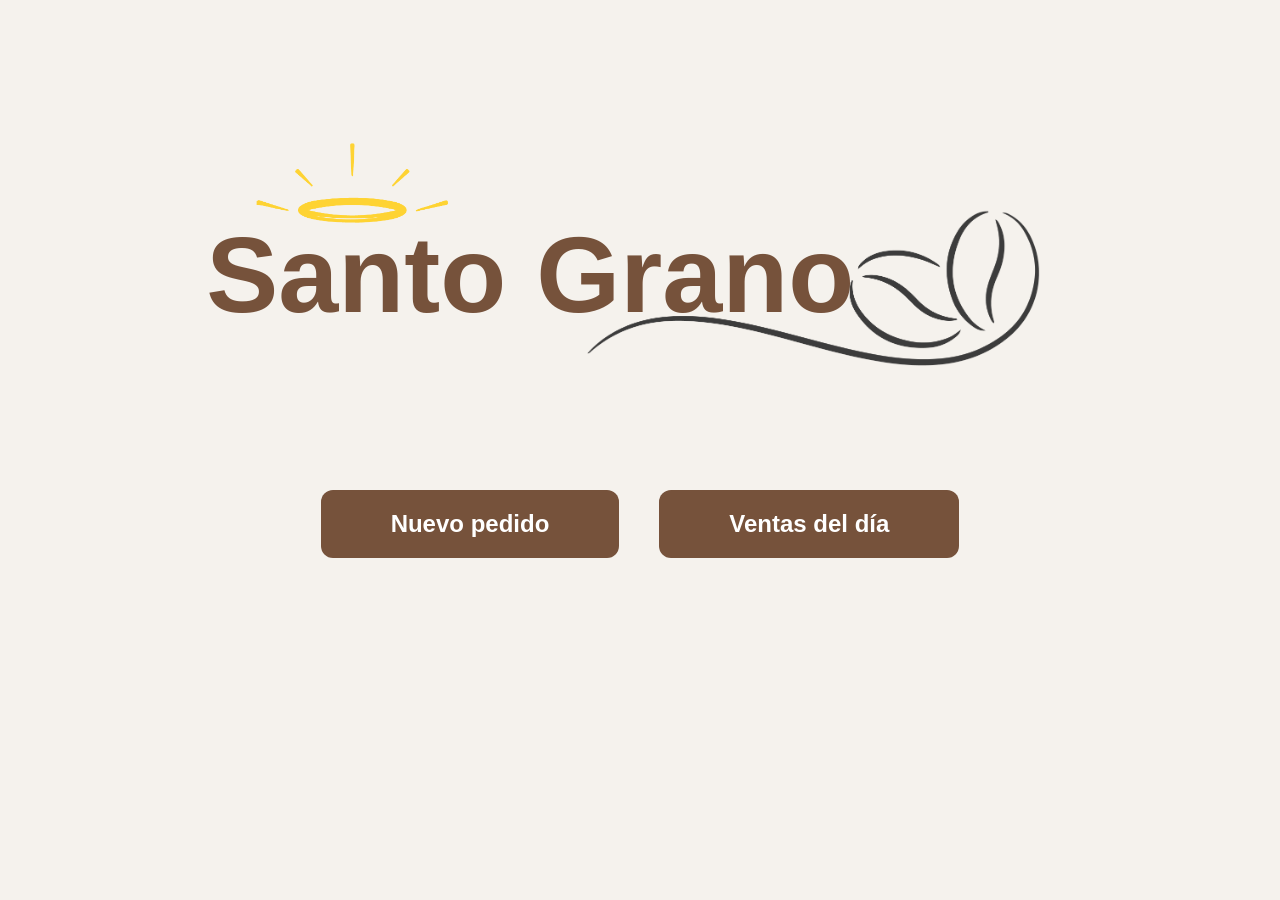
<file: index.html>
<!DOCTYPE html>
<html lang="es">
    <head>
        <meta charset="UTF-8">
        <meta name="viewport" content="width=device-width, initial-scale=1.0">
        <title>Cafeteria Santo Grano</title>
        <link rel="stylesheet" href="css/styles.css">
    </head>
    <body>
        <header>
            <img class="areola" src="img/areola.png" alt="">
            <h1>Santo Grano</h1>
            <img class="grano" src="img/cafe-diseno.png" alt="">
        </header>
        <main>
            <nav>
                <a href="nuevopedido.html">Nuevo pedido</a>
                <a href="ventasdeldia.html">Ventas del día</a>
            </nav>
        </main>
    </body>
</html>
</file>
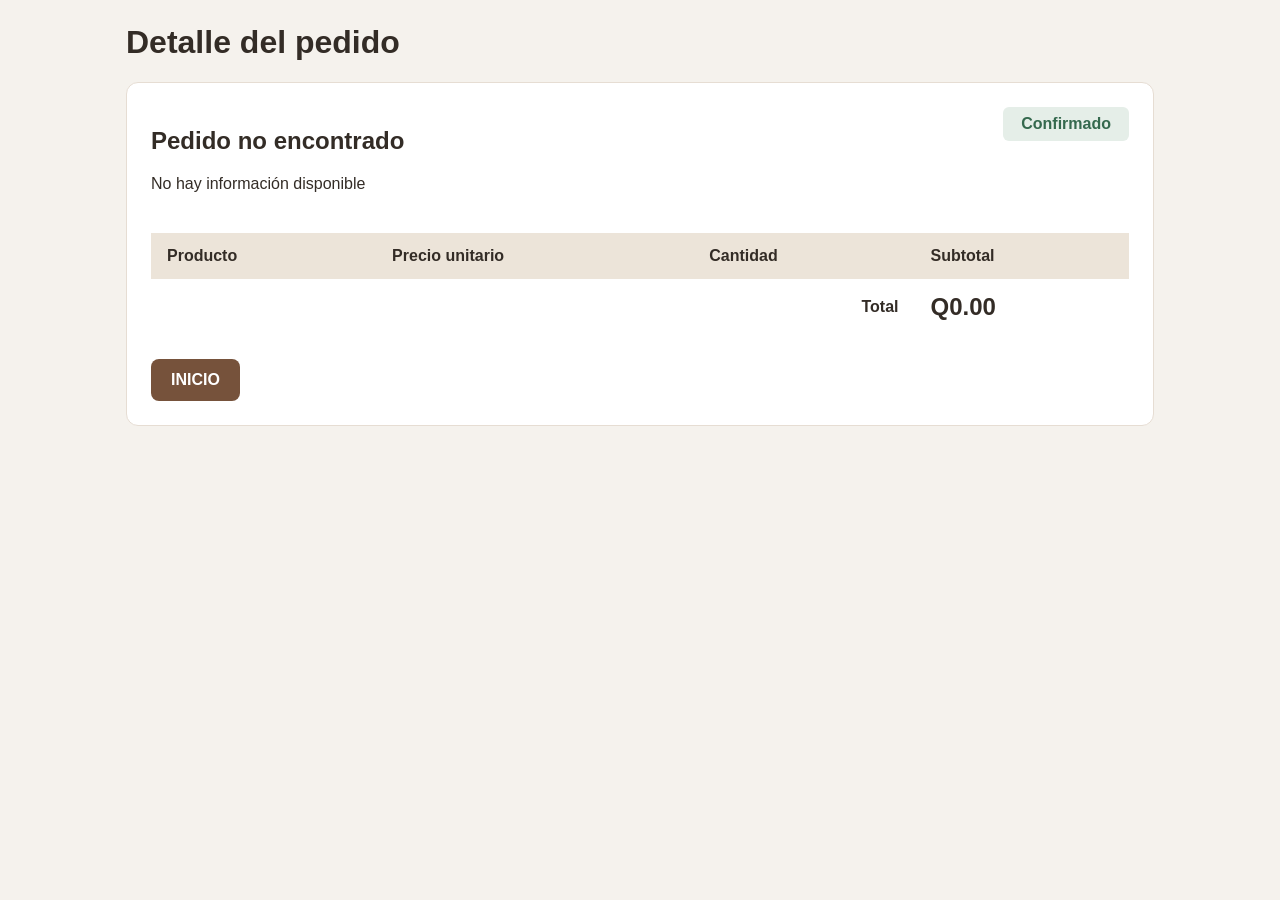
<file: detallepedido.html>
<!DOCTYPE html>
<html lang="en">
<head>
    <meta charset="UTF-8">
    <meta name="viewport" content="width=device-width, initial-scale=1.0">
    <title>detalle del pedido | Santo Grano</title>
    <link rel="stylesheet" href="css/detallepedido.css">
</head>
<body>
    <main>
    <h1> Detalle del pedido</h1>

    <section>
        <div class="encabezado-pedido">
            <div>
        <h2 id="numeroPedido">Pedido #001</h2>
        <p id="datosPedido">01/11/2026 - 10:00 - 3 unidades</p>
            </div>
            
             <p class="estado">Confirmado</p>

        </div>
        <div class="tabla_contenedor">
        <table> 
          
            <thead>
                <tr>
                    <th>Producto</th>
                    <th>Precio unitario</th>
                    <th>Cantidad</th>
                    <th>Subtotal</th>

                </tr>

            </thead>
            <tbody id="productosPedido"></tbody>
            <tfoot>
                <tr>
                    <th colspan="3">Total</th>
                    <td id="totalPedido">Q46.00</td>

                </tr>
            </tfoot>
        </table>
    </div>
          <footer class="pie-detalle">
    <a href="index.html" class="enlace_inicio">INICIO</a>
</footer>
    </section>
    <!-- esta seccion es para crear la tabla, tr agrupa, th es nombre de columna y td es para la celda -->
<!--colspan es para que ocupe cierta cantidad de columnas y se agrupa con el tfoot  -->
    </main>
    <script src="js/detallepedido.js"></script>
</body>
</html>
</file>
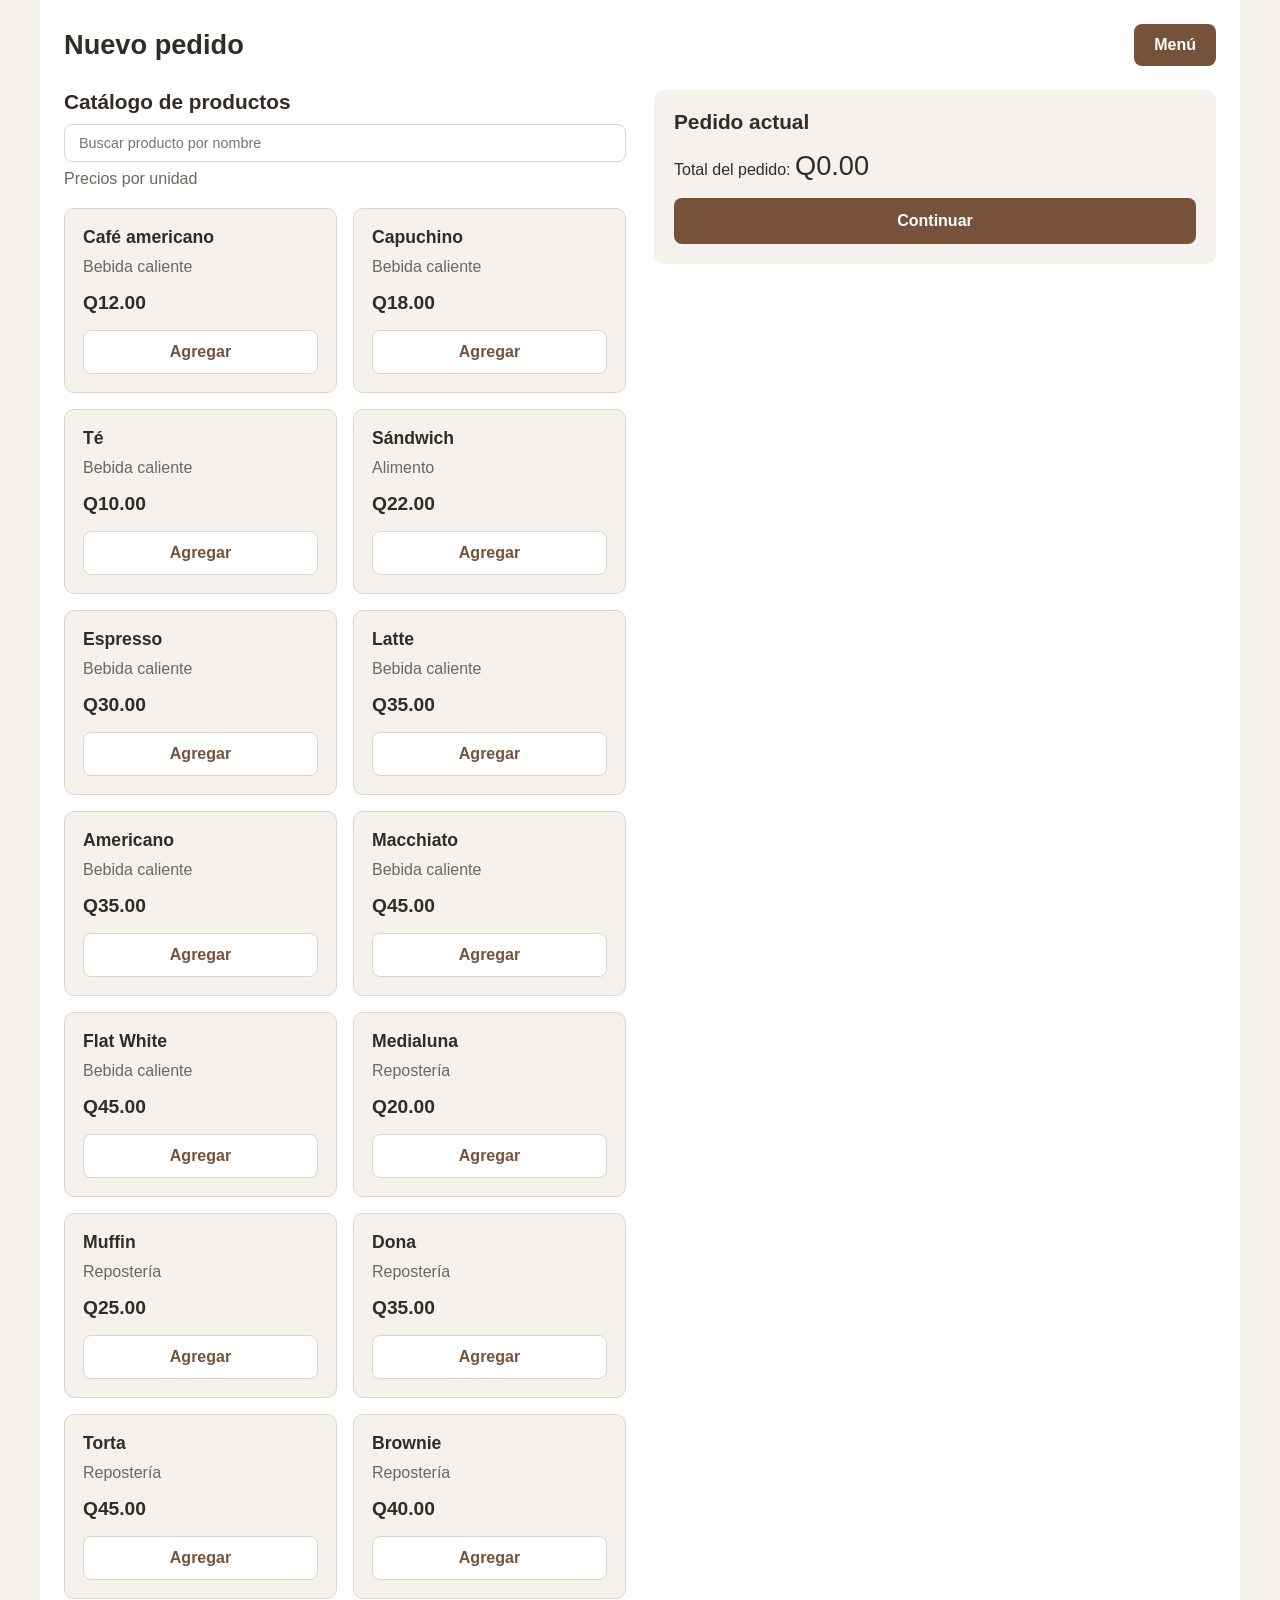
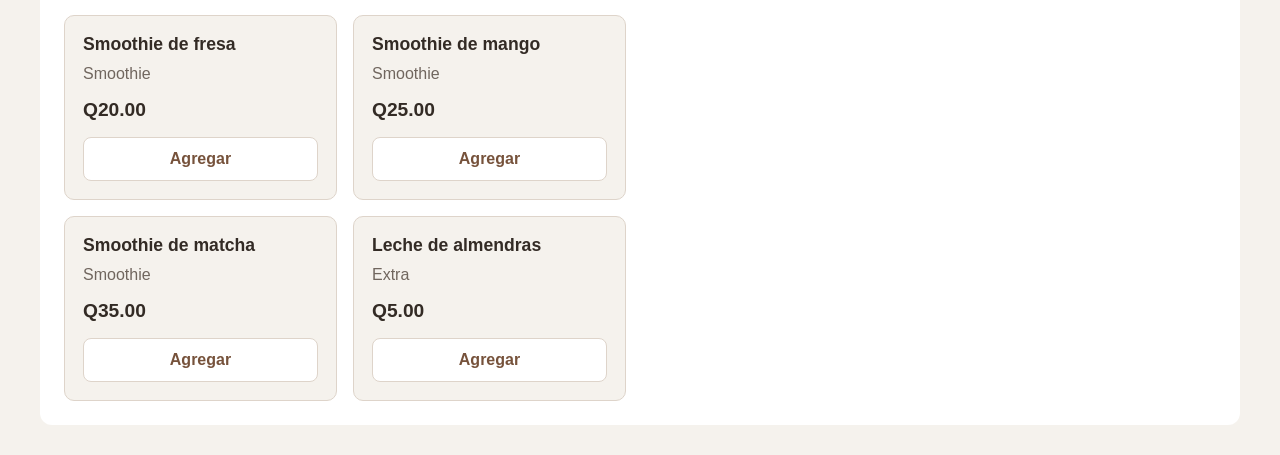
<file: nuevopedido.html>
<!DOCTYPE html>
<html lang="en">
<head>
    <meta charset="UTF-8">
    <meta name="viewport" content="width=device-width, initial-scale=1.0">
    <title>Nuevo pedido</title>
    <link rel="stylesheet" href="css/nuevopedido.css">
</head>
<script defer src ="js/nuevopedido.js"></script>
<body>
    
    <main>
        <section class="encabezado-pedido">
            <h1>Nuevo pedido</h1>

            <a href="index.html" id="menu" class="boton-inicio">
                Menú
            </a>
        </section>

        <section class="contenido-pedido">
            <article class="catalogo">
                <h2>Catálogo de productos</h2>
                <input type="search" id="buscador" placeholder="Buscar producto por nombre" 
                aria-label="Buscar producto por nombre" autocomplete="off">
                <p>Precios por unidad</p>

                <ul id="lista-productos">
                     <li>
            <h3>Café americano</h3>
            <p>Bebida caliente</p>
            <p>Q12.00</p>
            <button type="button" id="agregar-americano">Agregar</button>
        </li>
        <li>
            <h3>Capuchino</h3>
            <p>Bebida caliente</p>
            <p>Q18.00</p>
            <button type="button" id="agregar-capuchino">Agregar</button>
        </li>
        <li>
            <h3>Té</h3>
            <p>Bebida caliente</p>
            <p>Q10.00</p>
            <button type="button" id="agregar-te">Agregar</button>
        </li>
        <li>
            <h3>Sándwich</h3>
            <p>Alimento</p>
            <p>Q22.00</p>
            <button type="button" id="agregar-sandwich">Agregar</button>
        </li>

        <li>
        <h3>Espresso</h3>
            <p>Bebida caliente</p>
            <p>Q30.00</p>
            <button type="button" id="agregar-espresso">Agregar</button>
        </li>
        <li>
            <h3>Latte</h3>
            <p>Bebida caliente</p>
            <p>Q35.00</p>
            <button type="button" id="agregar-latte">Agregar</button>
        </li>
        <li>
            <h3>Americano</h3>
            <p>Bebida caliente</p>
            <p>Q35.00</p>
            <button type="button" id="agregar-americano2">Agregar</button>
        </li>
        <li>
            <h3>Macchiato</h3>
            <p>Bebida caliente</p>
            <p>Q45.00</p>
            <button type="button" id="agregar-macchiato">Agregar</button>
        </li>
        <li>
            <h3>Flat White</h3>
            <p>Bebida caliente</p>
            <p>Q45.00</p>
            <button type="button" id="agregar-flatwhite">Agregar</button>
        </li>
        <li>
            <h3>Medialuna</h3>
            <p>Repostería</p>
            <p>Q20.00</p>
            <button type="button" id="agregar-medialuna">Agregar</button>
        </li>
        <li>
            <h3>Muffin</h3>
            <p>Repostería</p>
            <p>Q25.00</p>
            <button type="button" id="agregar-muffin">Agregar</button>
        </li>
        <li>
            <h3>Dona</h3>
            <p>Repostería</p>
            <p>Q35.00</p>
            <button type="button" id="agregar-dona">Agregar</button>
        </li>
        <li>
            <h3>Torta</h3>
            <p>Repostería</p>
            <p>Q45.00</p>
            <button type="button" id="agregar-torta">Agregar</button>
        </li>
        <li>
            <h3>Brownie</h3>
            <p>Repostería</p>
            <p>Q40.00</p>
            <button type="button" id="agregar-brownie">Agregar</button>
        </li>
        <li>
            <h3>Smoothie de fresa</h3>
            <p>Smoothie</p>
            <p>Q20.00</p>
            <button type="button" id="agregar-fresa">Agregar</button>
        </li>
        <li>
            <h3>Smoothie de mango</h3>
            <p>Smoothie</p>
            <p>Q25.00</p>
            <button type="button" id="agregar-mango">Agregar</button>
        </li>
        <li>
            <h3>Smoothie de matcha</h3>
            <p>Smoothie</p>
            <p>Q35.00</p>
            <button type="button" id="agregar-matcha">Agregar</button>
        </li>

        
        <li>
            <h3>Leche de almendras</h3>
            <p>Extra</p>
            <p>Q5.00</p>
            <button type="button" id="agregar-lechealmendras">Agregar</button>
        </li>
                </ul>
                <p id="sin-resultados" style="display: none;">No se encontraron productos.</p>
            </article>

            <section class="pedido-actual">
                <h2>Pedido actual</h2>

                <form id="formulario-pedido">
                    <div id="lista-pedido"></div>

                    <p id="mensaje"></p>

                    <p>Total del pedido:
                    <output id="total-pedido">Q0.00</output>
                    </p>

                    <button type="submit">Continuar</button>
                </form>
            </section>
        </section>
    </main>


    

</body>
</html>
</file>
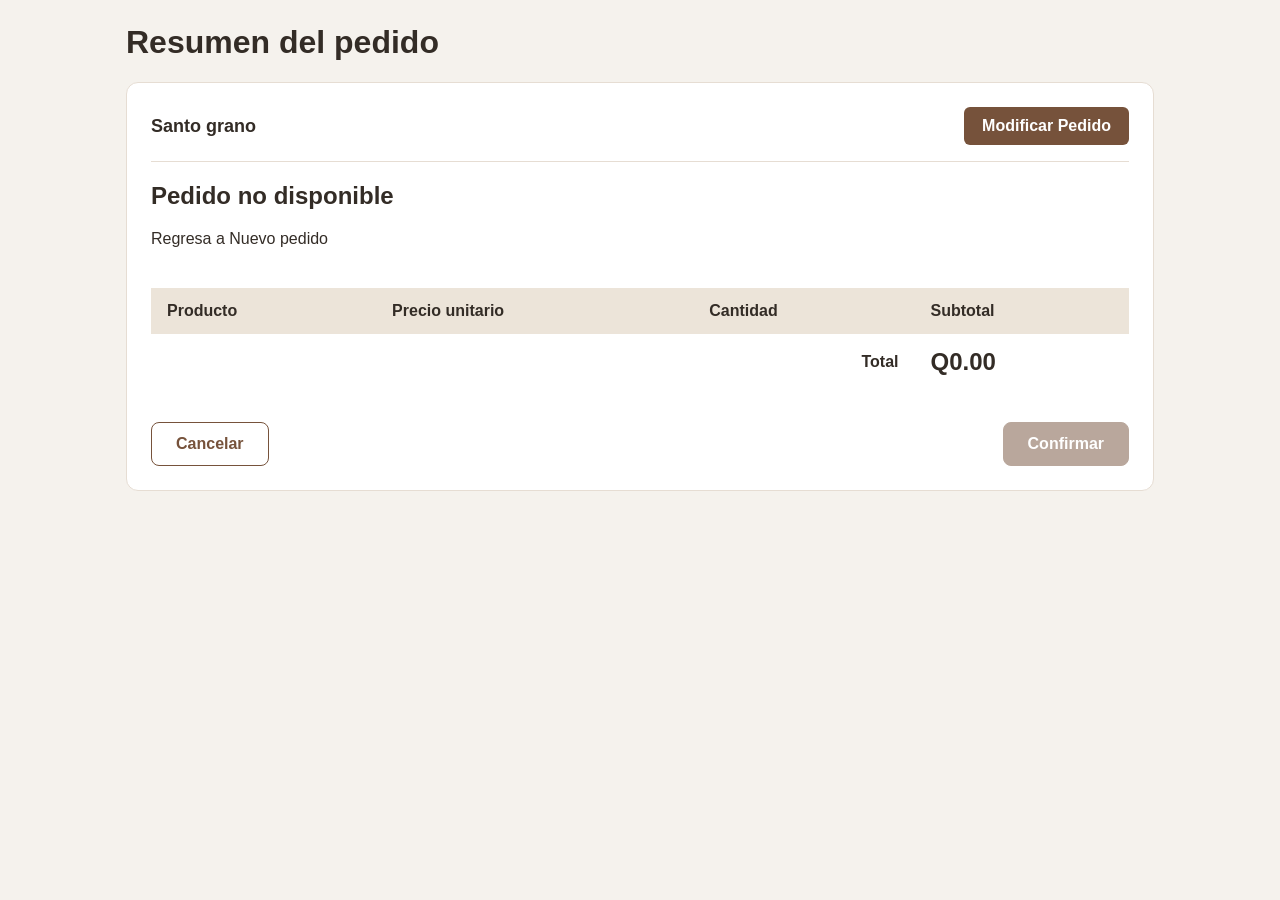
<file: resumenPedido.html>
<!DOCTYPE html>
<html lang="en">
<head>
    <meta charset="UTF-8">
    <meta name="viewport" content="width=device-width, initial-scale=1.0">
    <title>Resumen del Pedido</title>
    <link rel="stylesheet" href="css/resumenPedido.css">



</head>
<body>
    
    <main class="santo">
        <H1>Resumen del pedido</H1>
        <div class="tarjeta_resumen">
            
     
        <header class="encabezado">
        <p class="titulo">Santo grano</p>
        <div class="btn">
            <button id="btnModificar" type="button">Modificar Pedido</button>
        </div>   
        </header>

        <section class="pedidos">
            <h2 id="numeroPedido">Pedido #001</h2>
            <p id="datosPedido">01/11/2026 - 10:00 - 3 unidades</p>
           <div class="tabla_contenedor">
            <table> 
          
            <thead>
                <tr>
                    <th>Producto</th>
                    <th>Precio unitario</th>
                    <th>Cantidad</th>
                    <th>Subtotal</th>

                </tr>

            </thead>
            <tbody id="productosPedido"></tbody>
            <tfoot>
                <tr>
                    <th colspan="3">Total</th>
                    <td id="totalPedido">Q46.00</td>

                </tr>
            </tfoot>
        </table>
    </div>

        </section>
        <div class="acciones">
            <button class="boton_cancelar"
            type="button">Cancelar</button>
            <button class="boton_confirmar"
            type="button">Confirmar</button>
        </div>
   </div>
    </main>
    <script src="js/resumenPedido.js"></script>
</body>
</html>
</file>
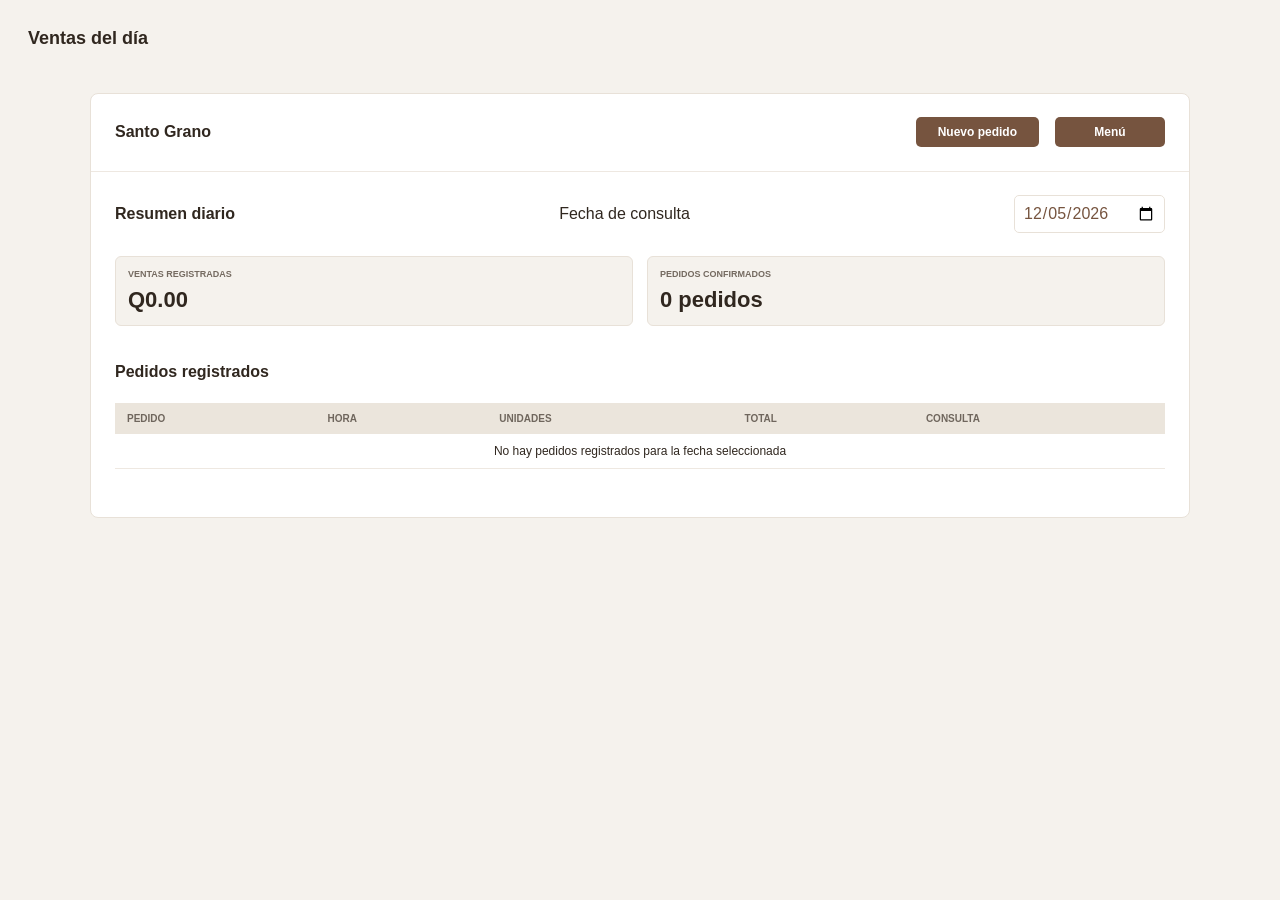
<file: ventasdeldia.html>
<!DOCTYPE html>
<html lang="es">
<head>
    <meta charset="UTF-8">
    <meta name="viewport" content="width=device-width, initial-scale=1.0">
    <title>Ventas del día | Santo Grano</title>
    <link rel="stylesheet" href="css/ventasdia.css">
    <script src="js/ventasdeldia.js" defer></script>
</head>
<body>

    <h3 class="titulo-pagina">Ventas del día</h3>

    <main class="santo-grano">

        <!-- Encabezado -->
        <header class="encabezado">
            <h4>Santo Grano</h4>

            <div class="botones">
                <a href="nuevopedido.html" id="nuevo-pedido" class="boton-inicio">
                Nuevo pedido
                </a>

                <a href="index.html" id="menu" class="boton-inicio">
                    Menú
                </a>
            </div>
        </header>

        <!-- Resumen diario -->
        <section class="resumen-diario">

            <div class="titulo-fecha">
                <h4>Resumen diario</h4>
                <label for="fecha">Fecha de consulta</label>
                <input type="date" id="fecha" class="fecha">
            </div>

            <div class="estadisticas">

                <div class="ventas-registradas">
                    <p>VENTAS REGISTRADAS</p>
                    <span id="VR">Q0.00</span>
                </div>

                <div class="pedidos-confirmados">
                    <p>PEDIDOS CONFIRMADOS</p>
                    <span id="PC">0 pedidos</span>
                </div>

            </div>
        </section>

        <!-- Tabla de pedidos -->
        <section class="pedidos-registrados">

            <h4>Pedidos registrados</h4>

            <div class="tabla-contenedor">
                <table>
                    <thead>
                        <tr>
                            <th>PEDIDO</th>
                            <th>HORA</th>
                            <th>UNIDADES</th>
                            <th>TOTAL</th>
                            <th>CONSULTA</th>
                        </tr>
                    </thead>
                    <tbody id="tabla-pedidos">

                    </tbody>
                </table>
            </div>

        </section>

    </main>
</body>
</html>
</file>
<file: css/styles.css>
body{
    margin: 0;
    padding: 0;
    font-family: Helvetica;
    background-color: #f5f2ed;
}

h1{
    color: #76523b;
    font-weight: bold;
    font-size: 1.5em;
    margin: 0;
    white-space: nowrap;
}

header{
    position: relative;        
    display: flex;
    align-items: center;
    width: fit-content;        
    margin: 180px auto 0;       
    font-size: 4.5rem;
}

.areola{
    position: absolute;   
    width: 3.3em;         
    top: -0.8em;          
    left: 0.34em;
}

.grano{
     width: 6.9em;              
    flex-shrink: 0;            
    margin-left: -3.85em;      
    transform: translateY(0.25em); 
}

nav{
    margin-top: 120px;
    display: flex;
    align-items: center;
    justify-content: center;
    gap: 40px;
    
}

nav a{
    text-decoration: none;
    font-weight: bolder;
    font-size: 1.5em;
    color: #ffff;
    background-color: #76523b;
    padding: 20px 70px;
    border-radius: 12px;

}

/* Permite que los enlaces pasen a otra fila si no caben. */
nav {
    flex-wrap: wrap;
    padding: 0 20px 30px;
}

/* Ajustes para tabletas y teléfonos. */
@media (max-width: 1100px) {
    header {
        font-size: 5.5vw;
        margin-top: 100px;
    }

    nav {
        margin-top: 70px;
        gap: 20px;
    }

    nav a {
        padding: 18px 30px;
        text-align: center;
    }
}

/* Coloca los enlaces uno debajo del otro en teléfonos. */
@media (max-width: 480px) {
    nav {
        flex-direction: column;
        align-items: stretch;
    }

    nav a {
        font-size: 1.2rem;
    }
}
</file>
<file: css/detallepedido.css>
body {
    margin: 0;
    font-family: Arial, sans-serif;
    color: #332c26;
    background-color: #f5f2ed;
}

main {
    max-width: 1028px;
    margin: 24px auto;
    padding: 0 20px;

}

section {
    background-color: white;
    border: 1px solid #e6ddd3;
    border-radius: 12px;
    padding: 24px;
}

table{
    width:100%;
    border-collapse: collapse;
    margin-top: 24px;

}

th,
td {
    padding: 14px 16px;
    text-align: left;
}

thead {
    background-color: #ece4d9;

}

tbody tr {
    border-bottom: 1px solid #e8ded4;

}
tfoot th {text-align: right;
}

tfoot td {
    font-size: 24px;
    font-weight: bold;
}

.estado {
    display: inline-block;
    padding: 8px 18px;
    border-radius: 6px;
    background-color: #e5eee8;
    color: #35694e;
    font-weight: bold;
    margin: 0;
}

.encabezado-pedido {
    display: flex;
    justify-content: space-between;
    align-items: flex-start;
    gap:16px;
    flex-wrap: wrap;

}
/*el flex hace que esten a la par los dos bloques, space between hace que esten un poco apartados los bloques, flexwrap hace que se acomode to*/

.enlace_inicio {
    display: inline-block;
    margin-top: 24px;
    padding: 12px 20px;
    background-color: #76523b;
    color: white;
    border-radius: 8px;
    font-weight: bold;
    text-decoration: none;
}

.enlace_inicio:hover {
    background-color: #5e402d;
}
.pie-detalle {
    display: flex;
    justify-content: space-between;
    align-items: center;
    gap: 16px;
    flex-wrap: wrap;
    margin-top: 24px;
}

.pie-detalle .enlace_inicio {
    margin-top: 0;
}

.pie-detalle p {
    margin: 0;
    color: #35694e;
    font-weight: bold;
}

.tabla_contenedor {
    overflow-x: auto;

}

.tabla_contenedor table {
    min-width: 600px;
}
[hidden] { display: none !important; }
#mensaje { color: #912d22; line-height: 1.5; }
a:focus-visible { outline: 3px solid #76523b; outline-offset: 3px; }
caption { text-align: left; padding: 8px 0; }
</file>
<file: css/nuevopedido.css>
/* Incluye el relleno y los bordes en el ancho de cada elemento. */
* {
    box-sizing: border-box;
}

body {
    margin: 0;
    font-family: Arial, Helvetica, sans-serif;
    color: #332b25;
    background-color: #f5f2ed;
}

button,
input {
    font: inherit;
}

/* Encabezado y navegación */
header {
    max-width: 1200px;
    margin: 30px auto 0;
    padding: 20px;
    display: flex;
    justify-content: space-between;
    align-items: center;
    gap: 20px;
    background-color: #ffffff;
    border-bottom: 1px solid #ded4ca;
    border-radius: 12px 12px 0 0;
}

header p {
    margin: 0;
    font-size: 1.3rem;
    font-weight: bold;
}

nav {
    display: flex;
    flex-wrap: wrap;
    gap: 12px;
}

nav a,
.boton-inicio {
    display: inline-block;
    padding: 12px 20px;
    color: #ffffff;
    background-color: #76523b;
    border-radius: 8px;
    font-weight: bold;
    text-align: center;
    text-decoration: none;
}

/* Contenido principal */
main {
    max-width: 1200px;
    margin: 0 auto 30px;
    padding: 24px;
    background-color: #ffffff;
    border-radius: 0 0 12px 12px;
}

h1 {
    margin: 0 0 24px;
    font-size: 1.7rem;
}

h2 {
    margin: 0 0 10px;
    font-size: 1.3rem;
}

/* Dos paneles: catálogo y pedido */
.contenido-pedido {
    display: grid;
    grid-template-columns: 1fr 1fr;
    align-items: start;
    gap: 28px;
}

.catalogo,
.pedido-actual {
    min-width: 0;
}

.catalogo > p {
    margin: 0 0 20px;
    color: #70665e;
}

/* Catálogo */
#lista-productos {
    display: grid;
    grid-template-columns: repeat(2, 1fr);
    gap: 16px;
    margin: 0;
    padding: 0;
    list-style: none;
}

#lista-productos li {
    min-width: 0;
    display: flex;
    flex-direction: column;
    padding: 18px;
    background-color: #f5f2ed;
    border: 1px solid #ded4ca;
    border-radius: 10px;
}

#lista-productos h3 {
    margin: 0 0 10px;
    font-size: 1.1rem;
    overflow-wrap: break-word;
}

#lista-productos p {
    margin: 0 0 16px;
    color: #70665e;
}

#lista-productos p:last-of-type {
    color: #332b25;
    font-size: 1.2rem;
    font-weight: bold;
}

#lista-productos button {
    margin-top: auto;
    padding: 12px;
    color: #76523b;
    background-color: #ffffff;
    border: 1px solid #ded4ca;
    border-radius: 8px;
    font-weight: bold;
    cursor: pointer;
}

/* Panel del pedido */
.pedido-actual {
    padding: 20px;
    background-color: #f5f2ed;
    border-radius: 10px;
}

.resumen-unidades {
    margin: 0 0 20px;
    color: #70665e;
}

#lista-pedido {
    margin: 0;
    padding: 0;
    list-style: none;
}

#lista-pedido li {
    padding: 16px 0;
    border-bottom: 1px solid #ded4ca;
}

#lista-pedido h3 {
    margin: 0 0 8px;
    font-size: 1.1rem;
    overflow-wrap: break-word;
}

#lista-pedido p {
    margin: 0 0 12px;
    color: #70665e;
}

/* Cantidad y acciones de cada producto */
.controles-cantidad {
    display: flex;
    flex-wrap: wrap;
    align-items: center;
    gap: 10px;
}

.controles-cantidad label {
    width: 100%;
}

.controles-cantidad button {
    min-width: 44px;
    min-height: 44px;
    padding: 8px 12px;
    color: #76523b;
    background-color: #ffffff;
    border: 1px solid #ded4ca;
    border-radius: 8px;
    font-weight: bold;
    cursor: pointer;
}

.controles-cantidad input {
    width: 70px;
    min-height: 44px;
    padding: 8px;
    border: 1px solid #ded4ca;
    border-radius: 8px;
    text-align: center;
}

.controles-cantidad .boton-quitar {
    margin-left: auto;
}

/* Total y confirmación */
.total-pedido {
    display: flex;
    flex-wrap: wrap;
    justify-content: space-between;
    align-items: center;
    gap: 12px;
    margin: 20px 0;
    font-weight: bold;
}

#total-pedido {
    font-size: 1.7rem;
}

#formulario-pedido button[type="submit"] {
    width: 100%;
    min-height: 44px;
    padding: 14px;
    color: #ffffff;
    background-color: #76523b;
    border: none;
    border-radius: 8px;
    font-weight: bold;
    cursor: pointer;
}

.boton-inicio {
    margin-top: 24px;
}

#buscador{
    width: 100%;
    box-sizing: border-box;
    padding: 10px 14px;
    margin-bottom: 8px;
    border: 1px solid #ddd5cc;
    border-radius: 8px;
    background-color: white;
    font-size: 0.9rem;
}

.encabezado-pedido {
    display: flex;
    justify-content: space-between;
    align-items: center;
    gap: 16px;
    margin-bottom: 24px;
}

.encabezado-pedido h1 {
    margin: 0;
}

.encabezado-pedido .boton-inicio {
    margin: 0;
    flex-shrink: 0;
}

/* Mensajes */
.mensaje-pedido {
    margin: 16px 0 0;
    line-height: 1.5;
}

.mensaje-error {
    color: #a12622;
}

.mensaje-exito {
    color: #286044;
}

/* Estados de los controles */
nav a:hover,
.boton-inicio:hover,
#formulario-pedido button[type="submit"]:hover {
    background-color: #5e402d;
}

#lista-productos button:hover,
.controles-cantidad button:hover {
    background-color: #e9e0d6;
}

a:focus-visible,
button:focus-visible,
input:focus-visible {
    outline: 3px solid #76523b;
    outline-offset: 3px;
}

button:disabled {
    opacity: 0.5;
    cursor: not-allowed;
}


/* El pedido se adapta a la pantalla sin cambiar su significado. */
@media (max-width: 900px) {
    .contenido-pedido { grid-template-columns: 1fr; }
}
@media (max-width: 480px) {
    main { padding: 16px; }
    #lista-productos { grid-template-columns: 1fr; }
    .encabezado-pedido { flex-wrap: wrap; }
}
[hidden] { display: none !important; }
#mensaje { color: #912d22; line-height: 1.5; }
.catalogo label { display: block; margin-bottom: 8px; }
</file>
<file: css/resumenPedido.css>
body {
    margin:0;
    font-family: arial, sans-serif;
    color: #332c26;
    background-color: #f5f2ed;

}

.santo {
    max-width: 1028px;
    margin:24px auto;
    padding: 0 20px ;
}
.tarjeta_resumen {
    background-color: white;
    border: 1px solid #e6ddd3;
    border-radius: 12px;
    padding: 24px;
}

.encabezado {
    display: flex;
    justify-content: space-between;
    align-items: center;
    gap: 16px;
    flex-wrap: wrap;
    padding-bottom: 16px;
    border-bottom: 1px solid #e6ddd3;
}

.titulo {
    margin: 0;
    font-size: 18px;
    font-weight: bold;
}

#btnModificar {
    padding: 10px 18px;
    border: 0;
    border-radius: 6px;
    background-color: #76523b;
    color: white;
    font: inherit;
    font-weight: bold;
    cursor: pointer;
}
.pedidos table {
    width: 100%;
    border-collapse: collapse;
    margin-top: 24px;
    min-width: 560px;
}

.pedidos th,
.pedidos td {
    padding: 14px 16px;
    text-align: left;
}

.pedidos thead {
    background-color: #ece4d9;
}

.pedidos tbody tr {
    border-bottom: 1px solid #e8ded4;
}

.pedidos tfoot th {
    text-align: right;
}

.pedidos tfoot td {
    font-size: 24px;
    font-weight: bold;
}
.acciones {
    display: flex;
    justify-content: space-between;
    gap: 16px;
    margin-top: 32px;
}

.acciones button {
    padding: 12px 24px;
    border-radius: 8px;
    font: inherit;
    font-weight: bold;
    cursor: pointer;
}

.boton_cancelar {
    border: 1px solid #76523b;
    background-color: white;
    color: #76523b;
}

.boton_confirmar {
    border: 1px solid #76523b;
    background-color: #76523b;
    color: white;
}

.tabla_contenedor {
    overflow-x: auto;
}

@media (max-width: 480px){
    .acciones {
        flex-direction: column;

    }
    .acciones button {
        width: 100%;
    }
}
#btnModificar { display: inline-block; text-decoration: none; }
button:disabled { opacity: 0.5; cursor: not-allowed; }
a:focus-visible, button:focus-visible { outline: 3px solid #76523b; outline-offset: 3px; }
#mensaje { color: #912d22; line-height: 1.5; }
caption { text-align: left; padding: 8px 0; }
</file>
<file: css/ventasdia.css>
/* ESTILOS GENERALES */

* {
    box-sizing: border-box;
}

body {
    margin: 0;
    padding: 28px;
    background-color: #f5f2ed;
    color: #30271f;
    font-family: Arial, sans-serif;
}

.titulo-pagina {
    margin: 0 0 44px;
    font-size: 18px;
}


/* CONTENEDOR PRINCIPAL */

.santo-grano {
    background-color: white;
    border: 1px solid #e8e1d8;
    border-radius: 8px;
    max-width: 1100px;
    margin: auto;
    min-height: 355px;
    overflow: hidden;
}


/* ENCABEZADO */

.encabezado {
    display: flex;
    justify-content: space-between;
    align-items: center;
    padding: 8px 24px;
    border-bottom: 1px solid #eee8e1;
}

.encabezado p {
    margin: 0;
    font-size: 14px;
}


/* BOTONES DE NAVEGACIÓN */

.botones {
    display: flex;
    gap: 16px;
}

.botones .boton-inicio {
    display: inline-block;
    background-color: #76543f;
    color: white;
    border: none;
    border-radius: 5px;
    padding: 8px 22px;
    min-width: 110px;
    margin: 0;
    font-size: 12px;
    font-weight: bold;
    font-family: inherit;
    text-align: center;
    text-decoration: none;
    cursor: pointer;
}

.botones .boton-inicio:hover {
    background-color: #593d2d;
}

.botones .boton-inicio:focus-visible {
    outline: 3px solid #76523b;
    outline-offset: 3px;
}


/* RESUMEN DIARIO */

.resumen-diario {
    padding: 12px 24px 0;
}

.titulo-fecha {
    display: flex;
    justify-content: space-between;
    align-items: center;
    margin-bottom: 12px;
}

.titulo-fecha h2 {
    font-size: 14px;
    margin: 0;
}

.fecha {
    border: 1px solid #e8e1d8;
    border-radius: 5px;
    padding: 8px 30px;
    font-size: 11px;
    color: #76543f;
}


/* ESTADÍSTICAS */

.estadisticas {
    display: flex;
    gap: 14px;
}

.ventas-registradas,
.pedidos-confirmados {
    background-color: #f5f2ed;
    border: 1px solid #e8e1d8;
    border-radius: 6px;
    padding: 12px;
    flex: 1;
}

.estadisticas p {
    margin: 0 0 8px;
    font-size: 9px;
    font-weight: bold;
    color: #746a60;
}

.estadisticas span {
    font-size: 22px;
    font-weight: bold;
}


/* PEDIDOS REGISTRADOS */

.pedidos-registrados {
    padding: 16px 24px 48px;
}

.pedidos-registrados h2 {
    margin: 0 0 12px;
    font-size: 13px;
}


/* TABLA DE PEDIDOS */

.tabla-contenedor {
    overflow-x: auto;
}

table {
    width: 100%;
    border-collapse: collapse;
    text-align: left;
}

thead {
    background-color: #ebe5dc;
}

th {
    font-size: 10px;
    color: #6f665d;
    padding: 10px 12px;
}

td {
    padding: 10px 12px;
    border-bottom: 1px solid #eee8e1;
    font-size: 12px;
}


/* BOTÓN VER DETALLE */

.btn-detalle {
    background-color: white;
    border: 1px solid #e8e1d8;
    color: #76543f;
    border-radius: 5px;
    padding: 7px 20px;
    font-size: 11px;
    font-family: inherit;
    cursor: pointer;
}

.btn-detalle:hover {
    background-color: #f5f2ed;
}

.btn-detalle { 
    display: inline-block; 
    text-decoration: none; 
}

#mensaje {
    margin: 16px 24px; 
    color: #912d22; 
    line-height: 1.5; 
}

.titulo-fecha { flex-wrap: wrap; 
    gap: 12px; 
}

.fecha { 
    font: inherit; 
    padding: 8px; 
}

caption { 
    text-align: left;
    padding: 8px 0; 
}

[hidden] { 
    display: none !important; 
}

a:focus-visible, input:focus-visible { outline: 3px solid #76523b; outline-offset: 3px; }

@media (max-width: 600px) {
    body { 
        padding: 12px; 
    }

    .encabezado { 
        flex-wrap: wrap;
        gap: 12px; 
        padding: 16px; 
    }

    .botones { 
        flex-wrap: wrap; 
    }

    .estadisticas { 
        flex-direction: column; 
    }

    .resumen-diario, .pedidos-registrados { 
        padding: 16px; 
    }

    table { 
        min-width: 540px; 
    }
}
</file>
